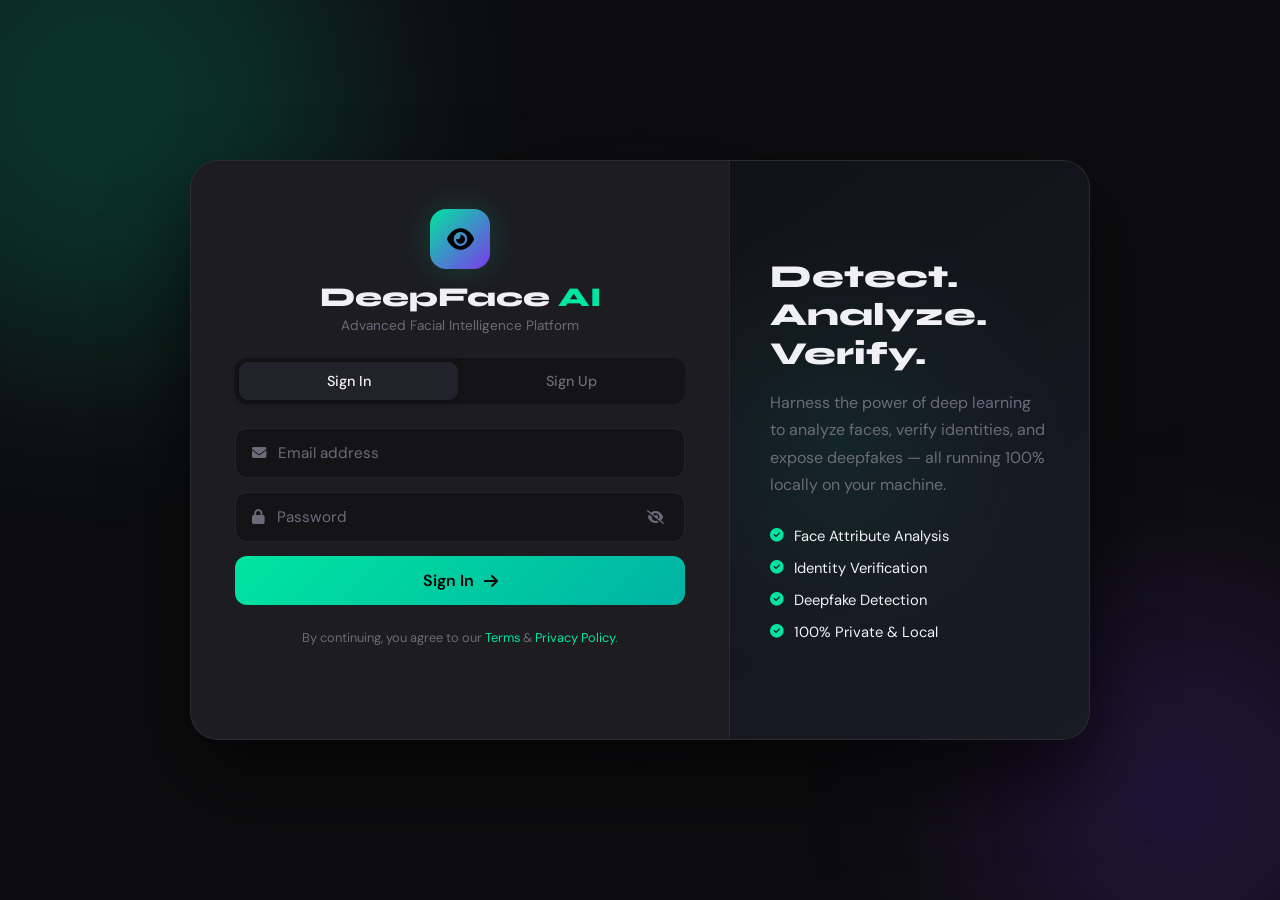
<file: static/index.html>
<!DOCTYPE html>
<html lang="en">
<head>
    <meta charset="UTF-8">
    <meta name="viewport" content="width=device-width, initial-scale=1.0">
    <title>DeepFace AI — Login</title>
    <link rel="stylesheet" href="/static/styles.css">
    <link href="https://fonts.googleapis.com/css2?family=Syne:wght@400;600;700;800&family=DM+Sans:wght@300;400;500&display=swap" rel="stylesheet">
    <link rel="stylesheet" href="https://cdnjs.cloudflare.com/ajax/libs/font-awesome/6.4.0/css/all.min.css">
</head>
<body class="login-body">

    <!-- Animated background blobs -->
    <div class="blob blob-1"></div>
    <div class="blob blob-2"></div>
    <div class="blob blob-3"></div>

    <div class="login-wrapper">
        <div class="login-card">
            <div class="login-brand">
                <div class="brand-icon">
                    <i class="fa-solid fa-eye"></i>
                </div>
                <h1>DeepFace <span>AI</span></h1>
                <p class="brand-tagline">Advanced Facial Intelligence Platform</p>
            </div>

            <div class="login-tabs">
                <button class="login-tab active" id="tab-signin">Sign In</button>
                <button class="login-tab" id="tab-signup">Sign Up</button>
            </div>

            <!-- Sign In Form -->
            <form class="auth-form active" id="form-signin">
                <div class="input-group">
                    <i class="fa-solid fa-envelope"></i>
                    <input type="email" id="signin-email" placeholder="Email address" required>
                </div>
                <div class="input-group">
                    <i class="fa-solid fa-lock"></i>
                    <input type="password" id="signin-password" placeholder="Password" required>
                    <button type="button" class="toggle-password" onclick="togglePassword('signin-password', this)">
                        <i class="fa-solid fa-eye-slash"></i>
                    </button>
                </div>
                <button type="submit" class="btn-auth">
                    <span>Sign In</span>
                    <i class="fa-solid fa-arrow-right"></i>
                </button>
            </form>

            <!-- Sign Up Form -->
            <form class="auth-form" id="form-signup">
                <div class="input-group">
                    <i class="fa-solid fa-user"></i>
                    <input type="text" id="signup-name" placeholder="Full name" required>
                </div>
                <div class="input-group">
                    <i class="fa-solid fa-envelope"></i>
                    <input type="email" id="signup-email" placeholder="Email address" required>
                </div>
                <div class="input-group">
                    <i class="fa-solid fa-lock"></i>
                    <input type="password" id="signup-password" placeholder="Create password" required>
                    <button type="button" class="toggle-password" onclick="togglePassword('signup-password', this)">
                        <i class="fa-solid fa-eye-slash"></i>
                    </button>
                </div>
                <button type="submit" class="btn-auth">
                    <span>Create Account</span>
                    <i class="fa-solid fa-arrow-right"></i>
                </button>
            </form>

            <div class="login-footer">
                <p>By continuing, you agree to our <a href="#">Terms</a> & <a href="#">Privacy Policy</a>.</p>
            </div>
        </div>

        <div class="login-hero">
            <div class="hero-content">
                <h2>Detect. Analyze. Verify.</h2>
                <p>Harness the power of deep learning to analyze faces, verify identities, and expose deepfakes — all running 100% locally on your machine.</p>
                <ul class="feature-list">
                    <li><i class="fa-solid fa-circle-check"></i> Face Attribute Analysis</li>
                    <li><i class="fa-solid fa-circle-check"></i> Identity Verification</li>
                    <li><i class="fa-solid fa-circle-check"></i> Deepfake Detection</li>
                    <li><i class="fa-solid fa-circle-check"></i> 100% Private & Local</li>
                </ul>
            </div>
        </div>
    </div>

    <script>
        // Tab switching
        document.getElementById('tab-signin').addEventListener('click', () => {
            document.getElementById('tab-signin').classList.add('active');
            document.getElementById('tab-signup').classList.remove('active');
            document.getElementById('form-signin').classList.add('active');
            document.getElementById('form-signup').classList.remove('active');
        });
        document.getElementById('tab-signup').addEventListener('click', () => {
            document.getElementById('tab-signup').classList.add('active');
            document.getElementById('tab-signin').classList.remove('active');
            document.getElementById('form-signup').classList.add('active');
            document.getElementById('form-signin').classList.remove('active');
        });

        // Password visibility toggle
        function togglePassword(inputId, btn) {
            const input = document.getElementById(inputId);
            const icon = btn.querySelector('i');
            if (input.type === 'password') {
                input.type = 'text';
                icon.className = 'fa-solid fa-eye';
            } else {
                input.type = 'password';
                icon.className = 'fa-solid fa-eye-slash';
            }
        }

        // shortcut: plaintext passwords in localStorage; safe for local-only demo, not for production deployment
        // Form submissions — store user in localStorage and redirect
        document.getElementById('form-signin').addEventListener('submit', function(e) {
            e.preventDefault();
            const email = document.getElementById('signin-email').value;
            const users = JSON.parse(localStorage.getItem('df_users') || '{}');
            const password = document.getElementById('signin-password').value;
            if (users[email] && users[email].password === password) {
                localStorage.setItem('df_session', JSON.stringify({ email, name: users[email].name }));
                window.location.href = '/static/app.html';
            } else {
                alert('Invalid email or password. Please try again or sign up.');
            }
        });

        document.getElementById('form-signup').addEventListener('submit', function(e) {
            e.preventDefault();
            const name = document.getElementById('signup-name').value;
            const email = document.getElementById('signup-email').value;
            const password = document.getElementById('signup-password').value;
            const users = JSON.parse(localStorage.getItem('df_users') || '{}');
            users[email] = { name, password };
            localStorage.setItem('df_users', JSON.stringify(users));
            localStorage.setItem('df_session', JSON.stringify({ email, name }));
            window.location.href = '/static/app.html';
        });
    </script>
</body>
</html>
</file>
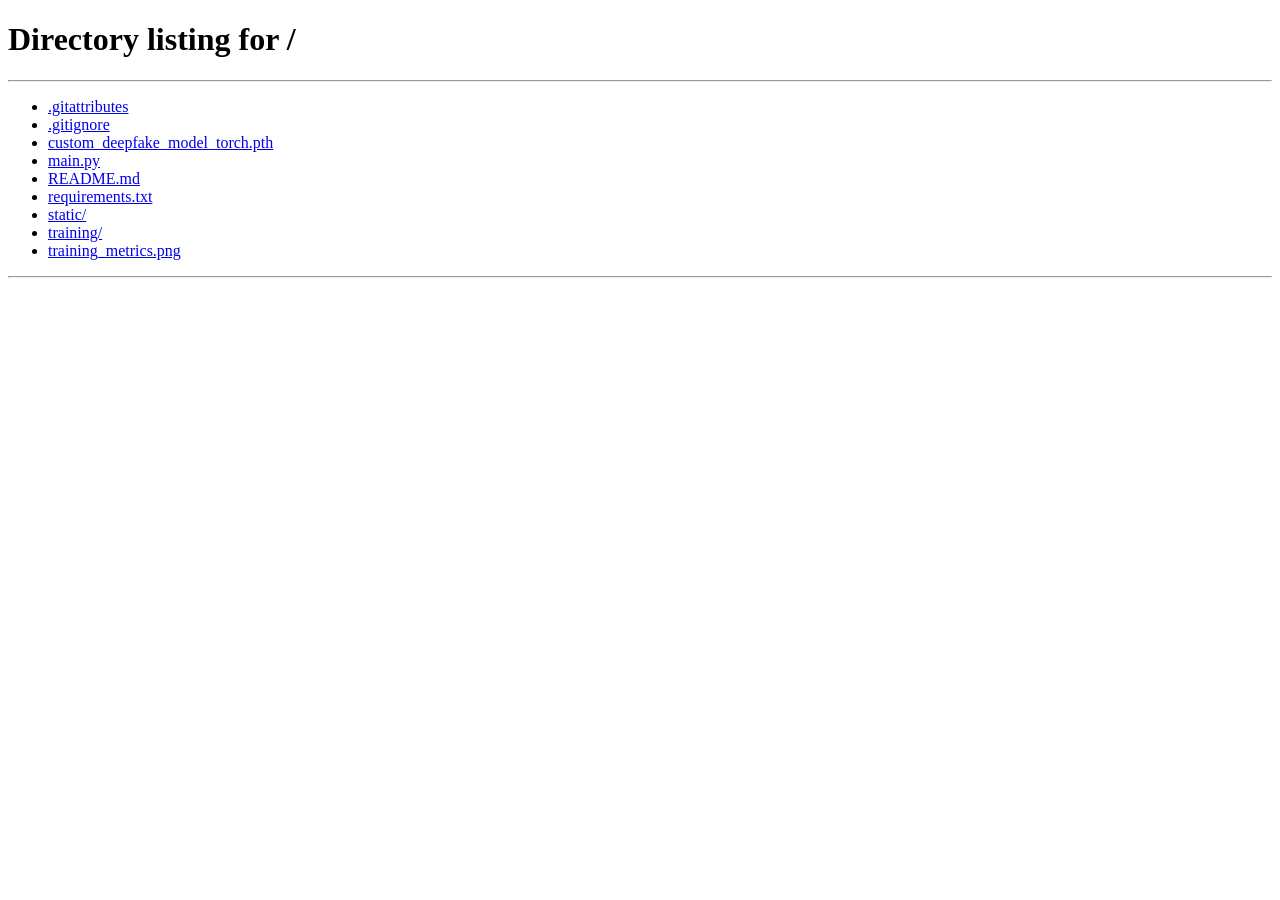
<file: static/app.html>
<!DOCTYPE html>
<html lang="en">
<head>
    <meta charset="UTF-8">
    <meta name="viewport" content="width=device-width, initial-scale=1.0">
    <title>DeepFace AI — Dashboard</title>
    <link rel="stylesheet" href="/static/styles.css">
    <link href="https://fonts.googleapis.com/css2?family=Syne:wght@400;600;700;800&family=DM+Sans:wght@300;400;500&display=swap" rel="stylesheet">
    <link rel="stylesheet" href="https://cdnjs.cloudflare.com/ajax/libs/font-awesome/6.4.0/css/all.min.css">
</head>
<body class="app-body">

    <div class="sidebar">
        <div class="sidebar-brand">
            <div class="brand-icon"><i class="fa-solid fa-eye"></i></div>
            <span>DeepFace <strong>AI</strong></span>
        </div>

        <nav class="sidebar-nav">
            <button class="side-btn active" id="nav-analyze" data-tab="analyze">
                <i class="fa-solid fa-chart-pie"></i>
                <span>Analyze Attributes</span>
            </button>
            <button class="side-btn" id="nav-verify" data-tab="verify">
                <i class="fa-solid fa-user-check"></i>
                <span>Verify Faces</span>
            </button>
            <button class="side-btn" id="nav-deepfake" data-tab="deepfake">
                <i class="fa-solid fa-user-shield"></i>
                <span>Detect Deepfake</span>
            </button>
        </nav>

        <div class="sidebar-user">
            <div class="user-avatar"><i class="fa-solid fa-user"></i></div>
            <div class="user-info">
                <span id="user-name">User</span>
                <span id="user-email">user@email.com</span>
            </div>
            <button class="logout-btn" onclick="logout()" title="Logout">
                <i class="fa-solid fa-right-from-bracket"></i>
            </button>
        </div>
    </div>

    <div class="main-content">
        <div class="topbar">
            <div class="page-title" id="page-title">
                <i class="fa-solid fa-chart-pie"></i>
                <h2>Analyze Attributes</h2>
            </div>
            <div class="topbar-right">
                <div class="status-badge">
                    <span class="status-dot"></span>
                    <span>AI Ready</span>
                </div>
            </div>
        </div>

        <!-- Analysis Section -->
        <section id="section-analyze" class="section active">
            <div class="section-description">
                <p>Upload a face photo to let the AI analyze <strong>gender</strong>, <strong>emotion</strong>, and <strong>ethnicity</strong>.</p>
            </div>
            <div class="upload-area" id="upload-analyze">
                <input type="file" id="file-analyze" accept="image/*" hidden>
                <div class="upload-icon"><i class="fa-solid fa-cloud-arrow-up"></i></div>
                <h3>Drop your image here</h3>
                <p>or click to browse files</p>
                <span class="upload-hint">Supports JPG, PNG, WEBP</span>
            </div>
            <div class="preview-container" id="preview-analyze-container" style="display: none;">
                <div class="preview-wrapper">
                    <button class="btn-clear" id="clear-analyze" title="Remove Image"><i class="fa-solid fa-times"></i></button>
                    <img id="preview-analyze" src="" alt="Preview">
                </div>
                <button class="btn-primary" id="btn-analyze">
                    <i class="fa-solid fa-magnifying-glass"></i> Run Analysis
                </button>
            </div>
            <div class="results-container" id="results-analyze" style="display: none;"></div>
        </section>

        <!-- Verification Section -->
        <section id="section-verify" class="section">
            <div class="section-description">
                <p>Upload two face photos to check if they belong to the <strong>same person</strong>.</p>
            </div>
            <div class="dual-upload">
                <div class="upload-box">
                    <div class="upload-area small" id="upload-verify-1">
                        <input type="file" id="file-verify-1" accept="image/*" hidden>
                        <div class="upload-icon"><i class="fa-regular fa-image"></i></div>
                        <p>Person A</p>
                    </div>
                    <button class="btn-clear" id="clear-verify-1" style="display:none;" title="Remove"><i class="fa-solid fa-times"></i></button>
                    <img class="preview-img" id="preview-verify-1" src="" style="display: none;">
                </div>
                <div class="vs-badge">VS</div>
                <div class="upload-box">
                    <div class="upload-area small" id="upload-verify-2">
                        <input type="file" id="file-verify-2" accept="image/*" hidden>
                        <div class="upload-icon"><i class="fa-regular fa-image"></i></div>
                        <p>Person B</p>
                    </div>
                    <button class="btn-clear" id="clear-verify-2" style="display:none;" title="Remove"><i class="fa-solid fa-times"></i></button>
                    <img class="preview-img" id="preview-verify-2" src="" style="display: none;">
                </div>
            </div>
            <div class="action-row">
                <button class="btn-primary" id="btn-verify" style="display: none;">
                    <i class="fa-solid fa-code-compare"></i> Compare Faces
                </button>
            </div>
            <div class="results-container" id="results-verify" style="display: none;"></div>
        </section>

        <!-- Deepfake Section -->
        <section id="section-deepfake" class="section">
            <div class="section-description">
                <p>Upload a face image to detect if it is a <strong>real photo</strong> or an <strong>AI-generated deepfake</strong>.</p>
            </div>
            <div class="upload-area" id="upload-deepfake">
                <input type="file" id="file-deepfake" accept="image/*" hidden>
                <div class="upload-icon"><i class="fa-solid fa-shield-halved"></i></div>
                <h3>Drop your image here</h3>
                <p>or click to browse files</p>
                <span class="upload-hint">Supports JPG, PNG, WEBP</span>
            </div>
            <div class="preview-container" id="preview-deepfake-container" style="display: none;">
                <div class="preview-wrapper">
                    <button class="btn-clear" id="clear-deepfake" title="Remove Image"><i class="fa-solid fa-times"></i></button>
                    <img id="preview-deepfake" src="" alt="Preview">
                </div>
                <button class="btn-primary" id="btn-deepfake">
                    <i class="fa-solid fa-radar"></i> Scan for Deepfake
                </button>
            </div>
            <div class="results-container" id="results-deepfake" style="display: none;"></div>
        </section>
    </div>

    <!-- Loading Overlay -->
    <div class="loading-overlay" id="loading-overlay">
        <div class="loader-box">
            <div class="spinner"></div>
            <p>AI is processing<span class="dots">...</span></p>
        </div>
    </div>

    <script src="/static/app.js?v=3"></script>
    <script>
        // Auth guard
        const session = JSON.parse(localStorage.getItem('df_session') || 'null');
        if (!session) {
            window.location.href = '/';
        } else {
            document.getElementById('user-name').textContent = session.name || 'User';
            document.getElementById('user-email').textContent = session.email || '';
        }

        function logout() {
            localStorage.removeItem('df_session');
            window.location.href = '/';
        }

        // Sidebar navigation
        const pageTitles = {
            analyze: { icon: 'fa-chart-pie', text: 'Analyze Attributes' },
            verify:  { icon: 'fa-user-check', text: 'Verify Faces' },
            deepfake: { icon: 'fa-user-shield', text: 'Detect Deepfake' }
        };
        document.querySelectorAll('.side-btn').forEach(btn => {
            btn.addEventListener('click', () => {
                const tab = btn.dataset.tab;
                document.querySelectorAll('.side-btn').forEach(b => b.classList.remove('active'));
                document.querySelectorAll('.section').forEach(s => s.classList.remove('active'));
                btn.classList.add('active');
                document.getElementById('section-' + tab).classList.add('active');
                const t = pageTitles[tab];
                document.getElementById('page-title').innerHTML = `<i class="fa-solid ${t.icon}"></i><h2>${t.text}</h2>`;
            });
        });

        // Animated dots
        let dotCount = 0;
        setInterval(() => {
            const dots = document.querySelector('.dots');
            if (dots) {
                dotCount = (dotCount + 1) % 4;
                dots.textContent = '.'.repeat(dotCount);
            }
        }, 500);
    </script>
</body>
</html>
</file>
<file: static/styles.css>
/* =====================================================
   DeepFace AI — Master Stylesheet
   Color Palette:
   - Charcoal background: #0d0d0f
   - Surface: #141417
   - Card: #1c1c21
   - Accent Emerald: #00e5a0
   - Accent Purple: #7c3aed
   - Text: #f0f0f5
   - Muted: #6b6b7a
   ===================================================== */

:root {
    --bg:        #0d0d0f;
    --surface:   #141417;
    --card:      #1c1c21;
    --card-alt:  #22222a;
    --accent:    #00e5a0;
    --accent-2:  #7c3aed;
    --accent-glow: rgba(0, 229, 160, 0.18);
    --danger:    #ff4d6d;
    --success:   #00e5a0;
    --text:      #f0f0f5;
    --muted:     #6b6b7a;
    --border:    rgba(255,255,255,0.07);
    --radius:    16px;
    --sidebar-w: 260px;
}

* { box-sizing: border-box; margin: 0; padding: 0; }

body {
    font-family: 'DM Sans', sans-serif;
    background: var(--bg);
    color: var(--text);
    min-height: 100vh;
    overflow-x: hidden;
}

/* =====================================================
   LOGIN PAGE
   ===================================================== */

.login-body {
    display: flex;
    align-items: center;
    justify-content: center;
    min-height: 100vh;
    position: relative;
    overflow: hidden;
}

/* Animated blobs */
.blob {
    position: fixed;
    border-radius: 50%;
    filter: blur(100px);
    opacity: 0.18;
    pointer-events: none;
    animation: floatBlob 8s ease-in-out infinite;
}
.blob-1 { width: 500px; height: 500px; background: var(--accent); top: -150px; left: -150px; animation-delay: 0s; }
.blob-2 { width: 400px; height: 400px; background: var(--accent-2); bottom: -100px; right: -100px; animation-delay: 3s; }
.blob-3 { width: 300px; height: 300px; background: #00b4d8; top: 50%; left: 50%; transform: translate(-50%,-50%); animation-delay: 5s; }

@keyframes floatBlob {
    0%, 100% { transform: translateY(0) scale(1); }
    50% { transform: translateY(-30px) scale(1.05); }
}

.login-wrapper {
    display: flex;
    width: 900px;
    max-width: 95vw;
    min-height: 580px;
    background: var(--card);
    border: 1px solid var(--border);
    border-radius: 28px;
    overflow: hidden;
    box-shadow: 0 40px 80px rgba(0,0,0,0.6);
    position: relative;
    z-index: 1;
}

.login-card {
    flex: 1;
    padding: 48px 44px;
    display: flex;
    flex-direction: column;
    gap: 24px;
}

.login-brand { text-align: center; }
.brand-icon {
    width: 60px; height: 60px;
    background: linear-gradient(135deg, var(--accent), var(--accent-2));
    border-radius: 16px;
    display: flex; align-items: center; justify-content: center;
    font-size: 1.5rem; color: #000;
    margin: 0 auto 12px;
    box-shadow: 0 0 30px var(--accent-glow);
}
.login-brand h1 {
    font-family: 'Syne', sans-serif;
    font-size: 1.7rem; font-weight: 800;
}
.login-brand h1 span { color: var(--accent); }
.brand-tagline { color: var(--muted); font-size: 0.85rem; margin-top: 4px; }

.login-tabs {
    display: flex;
    background: var(--surface);
    border-radius: 12px;
    padding: 4px;
    gap: 4px;
}
.login-tab {
    flex: 1; border: none; background: transparent;
    color: var(--muted); padding: 10px; border-radius: 9px;
    cursor: pointer; font-weight: 500; font-size: 0.9rem;
    transition: all 0.25s ease; font-family: 'DM Sans', sans-serif;
}
.login-tab.active {
    background: var(--card-alt);
    color: var(--text);
    box-shadow: 0 2px 8px rgba(0,0,0,0.3);
}

.auth-form { display: none; flex-direction: column; gap: 14px; }
.auth-form.active { display: flex; animation: fadeUp 0.3s ease; }

@keyframes fadeUp {
    from { opacity: 0; transform: translateY(8px); }
    to   { opacity: 1; transform: translateY(0); }
}

.input-group {
    position: relative;
    display: flex; align-items: center;
    background: var(--surface);
    border: 1px solid var(--border);
    border-radius: 12px;
    padding: 0 16px;
    transition: border-color 0.2s ease;
}
.input-group:focus-within { border-color: var(--accent); }
.input-group > i:first-child { color: var(--muted); font-size: 0.9rem; margin-right: 12px; }
.input-group input {
    flex: 1; background: transparent; border: none; outline: none;
    color: var(--text); font-size: 0.95rem; padding: 14px 0;
    font-family: 'DM Sans', sans-serif;
}
.input-group input::placeholder { color: var(--muted); }
.toggle-password {
    background: none; border: none; color: var(--muted);
    cursor: pointer; padding: 4px; font-size: 0.85rem;
}

.btn-auth {
    display: flex; align-items: center; justify-content: center; gap: 10px;
    background: linear-gradient(135deg, var(--accent), #00b3a4);
    color: #000; border: none; border-radius: 12px;
    padding: 14px; font-size: 1rem; font-weight: 600;
    cursor: pointer; transition: all 0.3s ease;
    font-family: 'DM Sans', sans-serif;
}
.btn-auth:hover { transform: translateY(-2px); box-shadow: 0 8px 24px rgba(0, 229, 160, 0.4); }

.login-footer { text-align: center; color: var(--muted); font-size: 0.8rem; }
.login-footer a { color: var(--accent); text-decoration: none; }

.login-hero {
    width: 360px;
    background: linear-gradient(145deg, #111118, #1a1a25);
    border-left: 1px solid var(--border);
    padding: 48px 40px;
    display: flex; align-items: center;
    position: relative; overflow: hidden;
}
.login-hero::before {
    content: '';
    position: absolute; inset: 0;
    background: radial-gradient(circle at 30% 50%, rgba(0,229,160,0.08), transparent 60%);
}
.hero-content { position: relative; z-index: 1; }
.hero-content h2 {
    font-family: 'Syne', sans-serif;
    font-size: 2rem; font-weight: 800;
    line-height: 1.2; margin-bottom: 16px;
}
.hero-content p { color: var(--muted); line-height: 1.7; margin-bottom: 28px; }
.feature-list { list-style: none; display: flex; flex-direction: column; gap: 12px; }
.feature-list li { display: flex; align-items: center; gap: 10px; color: var(--text); font-size: 0.92rem; }
.feature-list li i { color: var(--accent); font-size: 0.85rem; }

/* =====================================================
   DASHBOARD APP
   ===================================================== */

.app-body { display: flex; }

.sidebar {
    width: var(--sidebar-w);
    min-height: 100vh;
    background: var(--surface);
    border-right: 1px solid var(--border);
    display: flex; flex-direction: column;
    padding: 24px 16px;
    position: fixed; top: 0; left: 0; bottom: 0;
    z-index: 100;
}

.sidebar-brand {
    display: flex; align-items: center; gap: 12px;
    padding: 8px 8px 24px;
    border-bottom: 1px solid var(--border);
    margin-bottom: 24px;
    font-family: 'Syne', sans-serif;
    font-size: 1.1rem;
}
.sidebar-brand .brand-icon {
    width: 40px; height: 40px; font-size: 1.1rem;
    margin: 0;
}

.sidebar-nav { display: flex; flex-direction: column; gap: 6px; flex: 1; }

.side-btn {
    display: flex; align-items: center; gap: 12px;
    background: transparent; border: none; color: var(--muted);
    padding: 12px 14px; border-radius: 12px;
    cursor: pointer; width: 100%; text-align: left;
    font-size: 0.9rem; font-weight: 500;
    transition: all 0.22s ease; font-family: 'DM Sans', sans-serif;
}
.side-btn:hover { background: var(--card); color: var(--text); }
.side-btn.active {
    background: linear-gradient(135deg, rgba(0,229,160,0.12), rgba(124,58,237,0.08));
    color: var(--accent);
    border: 1px solid rgba(0,229,160,0.15);
}
.side-btn i { font-size: 1rem; width: 20px; text-align: center; }

.sidebar-user {
    display: flex; align-items: center; gap: 10px;
    padding: 14px 10px;
    background: var(--card); border-radius: 12px;
    border: 1px solid var(--border);
}
.user-avatar {
    width: 36px; height: 36px; border-radius: 50%;
    background: linear-gradient(135deg, var(--accent), var(--accent-2));
    display: flex; align-items: center; justify-content: center;
    font-size: 0.85rem; color: #000; flex-shrink: 0;
}
.user-info { flex: 1; overflow: hidden; }
.user-info span { display: block; }
.user-info span:first-child { font-size: 0.88rem; font-weight: 500; white-space: nowrap; overflow: hidden; text-overflow: ellipsis; }
.user-info span:last-child { font-size: 0.75rem; color: var(--muted); white-space: nowrap; overflow: hidden; text-overflow: ellipsis; }
.logout-btn {
    background: none; border: none; color: var(--muted);
    cursor: pointer; padding: 6px; border-radius: 8px;
    transition: color 0.2s; font-size: 0.95rem;
}
.logout-btn:hover { color: var(--danger); }

.main-content {
    margin-left: var(--sidebar-w);
    flex: 1; padding: 0 0 40px;
    min-height: 100vh;
}

.topbar {
    display: flex; align-items: center; justify-content: space-between;
    padding: 20px 36px;
    border-bottom: 1px solid var(--border);
    background: var(--surface);
    position: sticky; top: 0; z-index: 50;
}
.page-title { display: flex; align-items: center; gap: 12px; }
.page-title i { color: var(--accent); font-size: 1.1rem; }
.page-title h2 { font-family: 'Syne', sans-serif; font-size: 1.2rem; font-weight: 700; }

.status-badge {
    display: flex; align-items: center; gap: 8px;
    background: rgba(0,229,160,0.08); border: 1px solid rgba(0,229,160,0.2);
    padding: 6px 14px; border-radius: 20px;
    font-size: 0.82rem; color: var(--accent);
}
.status-dot {
    width: 8px; height: 8px; border-radius: 50%;
    background: var(--accent);
    box-shadow: 0 0 8px var(--accent);
    animation: pulse 2s infinite;
}
@keyframes pulse {
    0%, 100% { opacity: 1; }
    50% { opacity: 0.4; }
}

.section { display: none; padding: 36px; animation: fadeUp 0.3s ease; }
.section.active { display: block; }
.section-description { margin-bottom: 24px; color: var(--muted); font-size: 0.95rem; line-height: 1.6; }
.section-description strong { color: var(--text); }

/* Upload Area */
.upload-area {
    border: 2px dashed rgba(255,255,255,0.1);
    border-radius: var(--radius);
    padding: 56px 24px;
    text-align: center;
    cursor: pointer;
    transition: all 0.3s ease;
    background: rgba(255,255,255,0.02);
}
.upload-area:hover, .upload-area.dragover {
    border-color: var(--accent);
    background: var(--accent-glow);
}
.upload-area.small { padding: 36px 16px; }
.upload-icon { font-size: 2.5rem; color: var(--accent); margin-bottom: 14px; }
.upload-area h3 { font-family: 'Syne', sans-serif; font-size: 1.1rem; margin-bottom: 6px; }
.upload-area p { color: var(--muted); font-size: 0.88rem; }
.upload-hint {
    display: inline-block; margin-top: 10px;
    background: var(--card); padding: 4px 12px; border-radius: 20px;
    font-size: 0.78rem; color: var(--muted);
}

/* Preview */
.preview-container { margin-top: 20px; text-align: center; display: flex; flex-direction: column; align-items: center; gap: 20px; }
.preview-wrapper { position: relative; display: inline-block; }
#preview-analyze, #preview-deepfake {
    max-width: 100%; max-height: 380px;
    border-radius: 14px;
    box-shadow: 0 12px 40px rgba(0,0,0,0.5);
    display: block;
}

/* Buttons */
.btn-primary {
    display: inline-flex; align-items: center; gap: 10px;
    background: linear-gradient(135deg, var(--accent), #00b3a4);
    color: #000; border: none; border-radius: 12px;
    padding: 13px 28px; font-size: 0.95rem; font-weight: 600;
    cursor: pointer; transition: all 0.3s ease;
    font-family: 'DM Sans', sans-serif;
}
.btn-primary:hover { transform: translateY(-2px); box-shadow: 0 8px 24px rgba(0,229,160,0.4); }

.btn-clear {
    position: absolute; top: 10px; right: 10px;
    background: rgba(255,77,109,0.85); color: white;
    border: none; border-radius: 50%;
    width: 32px; height: 32px;
    cursor: pointer; display: flex; align-items: center; justify-content: center;
    transition: all 0.2s ease; z-index: 10; font-size: 0.85rem;
}
.btn-clear:hover { background: var(--danger); transform: scale(1.1); }

/* Dual upload (Verify) */
.dual-upload {
    display: flex; align-items: center; justify-content: center;
    gap: 24px; margin-bottom: 20px;
}
.upload-box { flex: 1; position: relative; }
.vs-badge {
    background: var(--card-alt); border: 1px solid var(--border);
    width: 44px; height: 44px; border-radius: 50%;
    display: flex; align-items: center; justify-content: center;
    font-weight: 700; font-size: 0.78rem; color: var(--muted);
    flex-shrink: 0;
}
.preview-img {
    width: 100%; height: 260px; object-fit: cover;
    border-radius: 14px;
    box-shadow: 0 12px 40px rgba(0,0,0,0.4);
}
.action-row { text-align: center; margin-top: 10px; }

/* Results */
.results-container {
    margin-top: 28px;
    background: var(--card);
    border: 1px solid var(--border);
    border-radius: var(--radius);
    padding: 24px;
    animation: fadeUp 0.35s ease;
}
.result-card { display: flex; flex-wrap: wrap; gap: 14px; }
.result-item {
    flex: 1; min-width: 130px;
    background: var(--surface);
    border: 1px solid var(--border);
    padding: 18px 16px; border-radius: 12px;
    text-align: center;
    transition: transform 0.2s ease, border-color 0.2s ease;
}
.result-item:hover { transform: translateY(-4px); border-color: rgba(0,229,160,0.3); }
.result-item .label {
    font-size: 0.72rem; color: var(--muted);
    text-transform: uppercase; letter-spacing: 1.5px; margin-bottom: 8px;
}
.result-item .value {
    font-family: 'Syne', sans-serif;
    font-size: 1.3rem; font-weight: 700;
    color: var(--accent);
}

/* Match/Fake/Real result */
.match-result {
    text-align: center; font-family: 'Syne', sans-serif;
    font-size: 1.4rem; font-weight: 700;
    padding: 22px; border-radius: 12px;
}
.match-true  { background: rgba(0,229,160,0.08); color: var(--success); border: 1px solid rgba(0,229,160,0.2); }
.match-false { background: rgba(255,77,109,0.08); color: var(--danger);  border: 1px solid rgba(255,77,109,0.2); }
.confidence-bar-wrap { margin-top: 18px; }
.confidence-label { color: var(--muted); font-size: 0.88rem; margin-bottom: 8px; }
.confidence-bar {
    width: 100%; height: 8px;
    background: var(--card-alt); border-radius: 999px; overflow: hidden;
}
.confidence-fill {
    height: 100%; border-radius: 999px;
    background: linear-gradient(90deg, var(--accent-2), var(--accent));
    transition: width 1s ease;
}

/* Loading Overlay */
.loading-overlay {
    position: fixed; inset: 0;
    background: rgba(13, 13, 15, 0.88);
    backdrop-filter: blur(6px);
    display: none; align-items: center; justify-content: center;
    z-index: 1000;
}
.loader-box {
    background: var(--card); border: 1px solid var(--border);
    border-radius: 20px; padding: 40px 60px;
    text-align: center;
    box-shadow: 0 24px 60px rgba(0,0,0,0.6);
}
.spinner {
    width: 56px; height: 56px;
    border: 4px solid rgba(255,255,255,0.08);
    border-top-color: var(--accent);
    border-radius: 50%;
    animation: spin 0.9s linear infinite;
    margin: 0 auto 18px;
}
.loader-box p { color: var(--muted); font-size: 0.95rem; }
@keyframes spin { to { transform: rotate(360deg); } }
</file>
